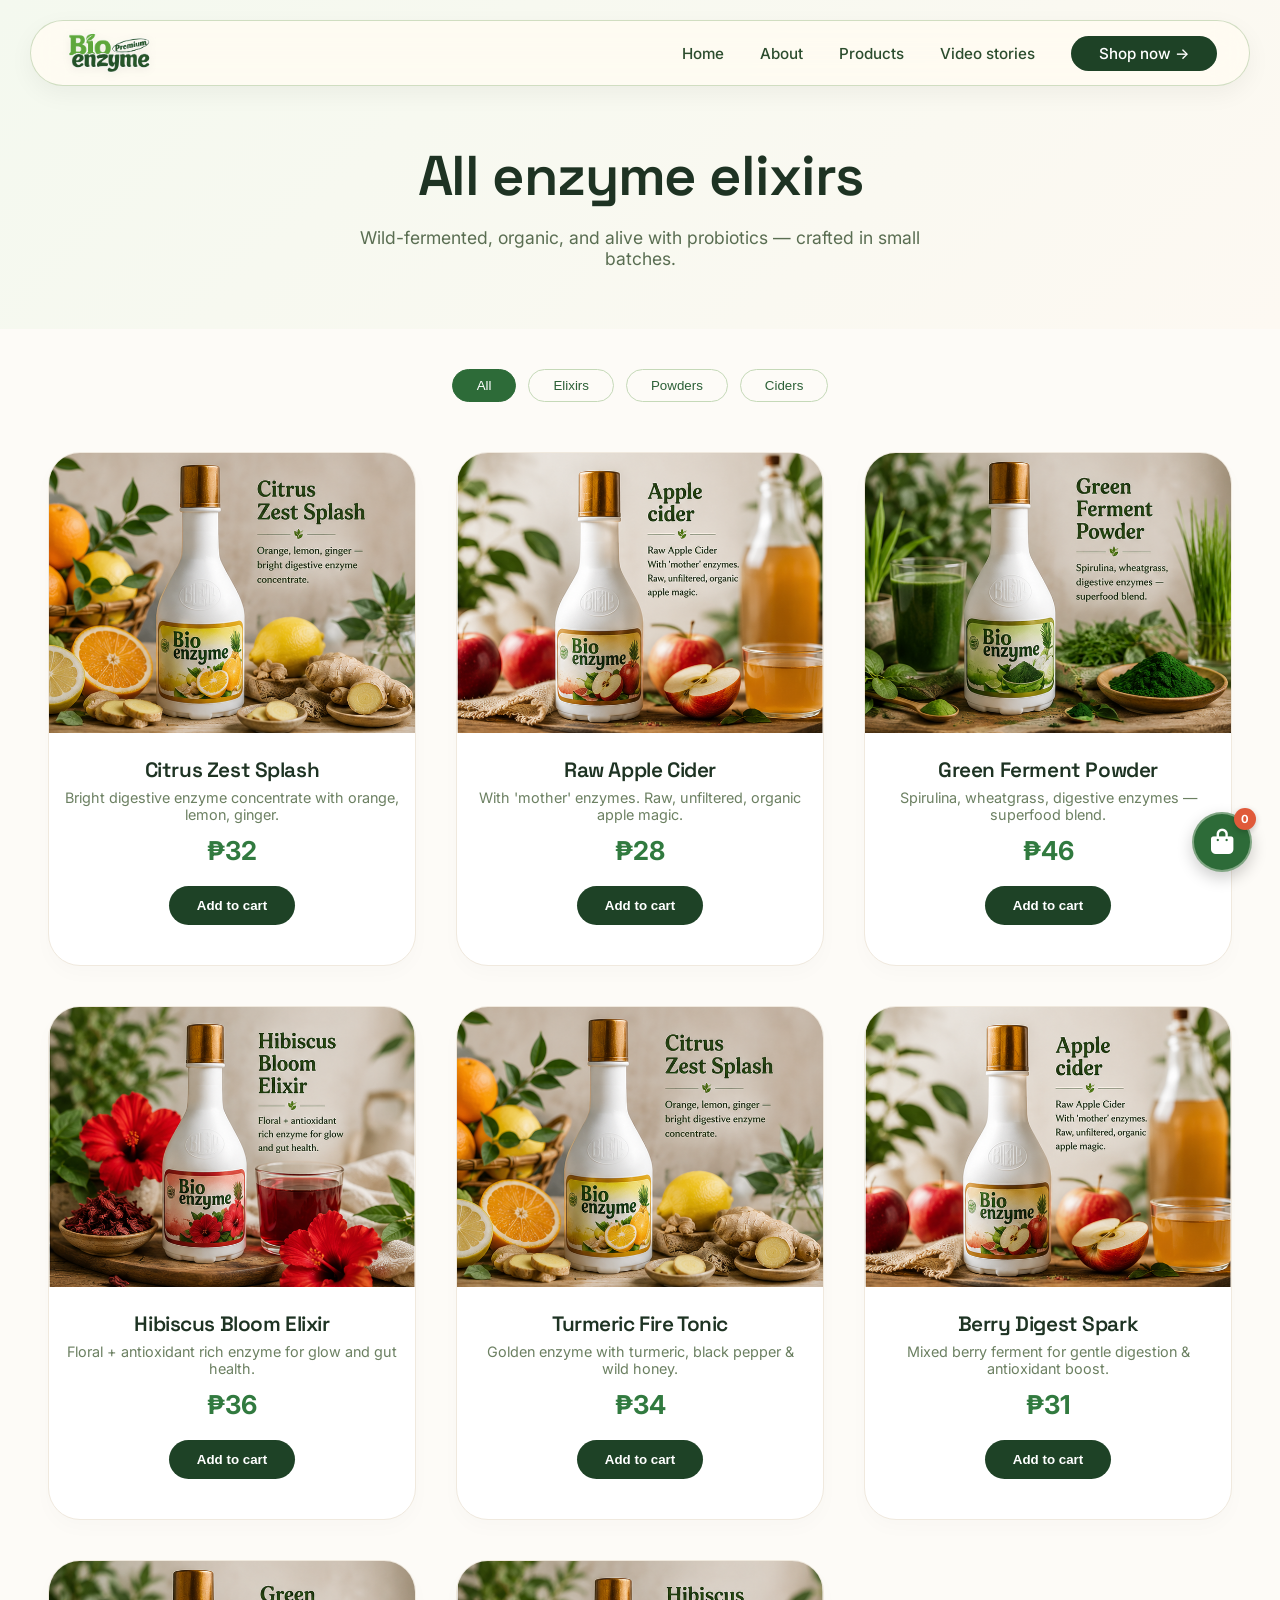
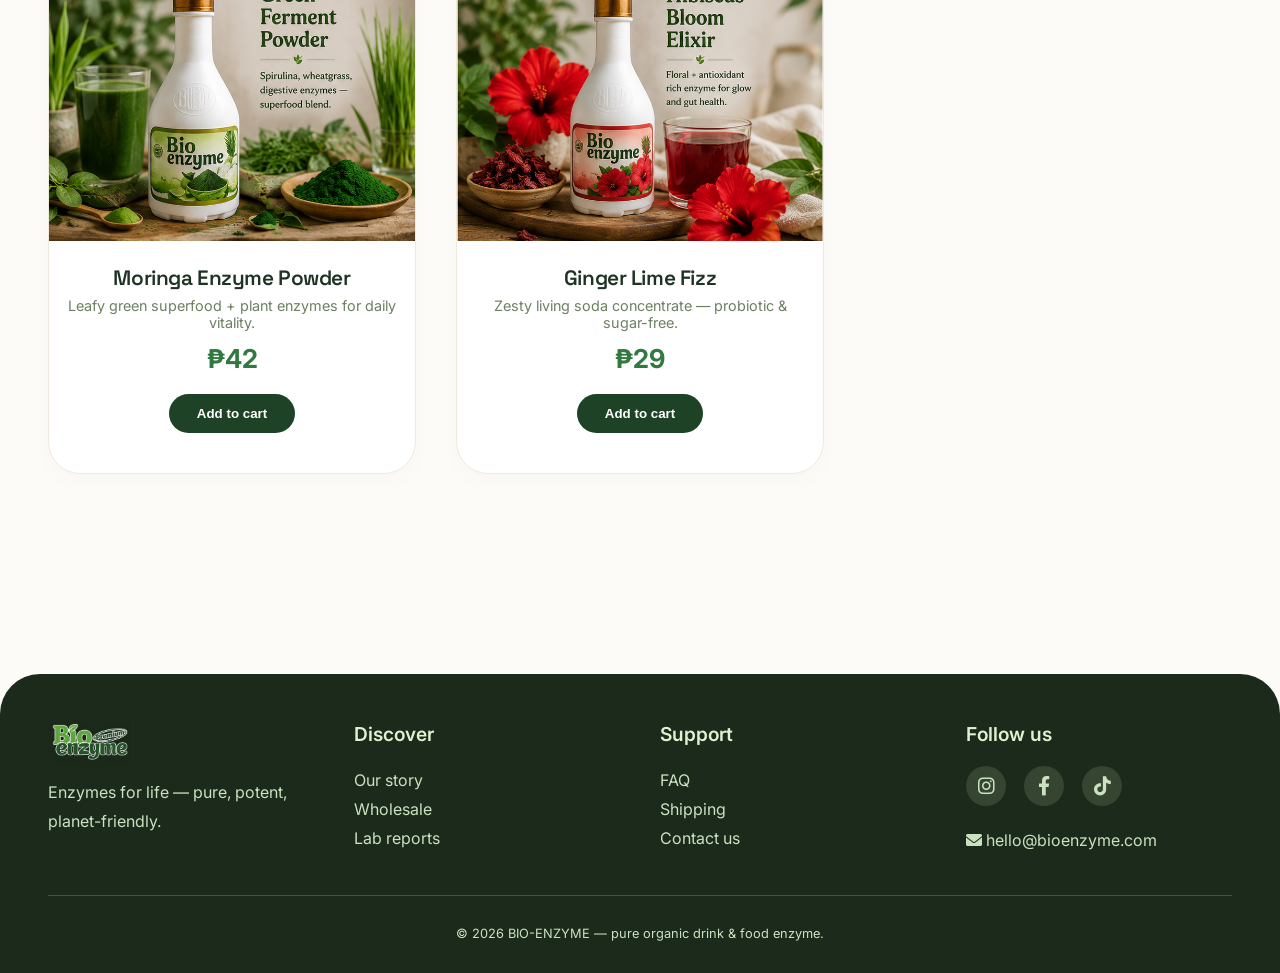
<file: shop.html>
<!DOCTYPE html>
<html lang="en">
<head>
  <meta charset="UTF-8">
  <meta name="viewport" content="width=device-width, initial-scale=1.0, viewport-fit=cover">
  <title>Bio Enzyme | Shop All — Organic Enzyme Elixirs</title>
  <link href="https://fonts.googleapis.com/css2?family=Inter:opsz,wght@14..32,300;14..32,400;14..32,500;14..32,600;14..32,700;14..32,800&family=Space+Grotesk:wght@400;500;600;700&display=swap" rel="stylesheet">
  <link rel="stylesheet" href="https://cdnjs.cloudflare.com/ajax/libs/font-awesome/6.0.0-beta3/css/all.min.css">
  <link rel="stylesheet" href="style.css">
</head>
<body>

<header>
  <div class="nav-flex">
    <div class="logo-png">
      <a href="index.html"><img src="bio-logo.png" alt="Bio Enzyme Logo"></a>
    </div>
    <div class="nav-links">
      <a href="index.html">Home</a>
      <a href="index.html#about">About</a>
      <a href="index.html#products">Products</a>
      <a href="index.html#testimonials">Video stories</a>
      <a href="shop.html" class="btn-shop">Shop now →</a>
    </div>
    <div class="hamburger" id="hamburger">
      <span></span>
      <span></span>
      <span></span>
    </div>
  </div>
</header>

<div class="mobile-menu" id="mobileMenu">
  <div class="close-menu" id="closeMenu">&times;</div>
  <a href="index.html">Home</a>
  <a href="index.html#about">About</a>
  <a href="index.html#products">Products</a>
  <a href="index.html#testimonials">Video stories</a>
  <a href="shop.html" class="btn-shop-mobile">Shop now →</a>
</div>

<main>
  <section class="shop-hero">
    <div class="container">
      <h1>All enzyme elixirs</h1>
      <p>Wild-fermented, organic, and alive with probiotics — crafted in small batches.</p>
    </div>
  </section>

  <div class="container">
    <div class="filter-bar" id="filterBar">
      <button class="filter-btn active" data-category="all">All</button>
      <button class="filter-btn" data-category="elixir">Elixirs</button>
      <button class="filter-btn" data-category="powder">Powders</button>
      <button class="filter-btn" data-category="cider">Ciders</button>
    </div>
  </div>

  <section class="shop-products">
    <div class="container">
      <div class="products-grid-shop" id="productsGrid"></div>
    </div>
  </section>
</main>

<footer>
  <div class="container">
    <div class="footer-grid">
      <div class="footer-col">
        <div class="logo-png" style="margin-bottom: 16px;">
          <img src="bio-logo.png" alt="Bio Enzyme Logo" style="height: 40px;">
        </div>
        <p>Enzymes for life — pure, potent, planet-friendly.</p>
      </div>
      <div class="footer-col">
        <h4>Discover</h4>
        <p><a href="#">Our story</a></p>
        <p><a href="#">Wholesale</a></p>
        <p><a href="#">Lab reports</a></p>
      </div>
      <div class="footer-col">
        <h4>Support</h4>
        <p><a href="#">FAQ</a></p>
        <p><a href="#">Shipping</a></p>
        <p><a href="#">Contact us</a></p>
      </div>
      <div class="footer-col">
        <h4>Follow us</h4>
        <div class="social-links">
          <a href="#" aria-label="Instagram"><i class="fab fa-instagram"></i></a>
          <a href="#" aria-label="Facebook"><i class="fab fa-facebook-f"></i></a>
          <a href="#" aria-label="TikTok"><i class="fab fa-tiktok"></i></a>
        </div>
        <p style="margin-top: 20px;"><i class="fas fa-envelope"></i> hello@bioenzyme.com</p>
      </div>
    </div>
    <div class="footer-bottom">
      <p>© 2026 BIO-ENZYME — pure organic drink & food enzyme.</p>
    </div>
  </div>
</footer>

<!-- FLOATING CART FAB -->
<div class="cart-fab" id="cartFab">
  <i class="fas fa-shopping-bag"></i>
  <span class="cart-fab-badge" id="cartFabBadge">0</span>
</div>

<!-- CART MODAL -->
<div id="cartModal" class="cart-modal">
  <div class="cart-modal-content">
    <div class="cart-header">
      <h2><i class="fas fa-shopping-bag" style="margin-right: 10px;"></i> Your cart</h2>
      <i class="fas fa-times close-cart" id="closeCartBtn"></i>
    </div>
    <div id="cartItemsContainer" class="cart-items-list">
      <div class="empty-cart-msg">Your cart is empty.</div>
    </div>
    <div class="cart-footer" id="cartFooter" style="display: none;">
      <div class="cart-total-row">
        <span>Total</span>
        <span id="cartTotalPrice">₱0</span>
      </div>
      <button class="checkout-btn" id="proceedToPaymentBtn">Proceed to payment →</button>
    </div>
  </div>
</div>

<script src="script.js"></script>
</body>
</html>
</file>
<file: style.css>
/* style.css - Unified styles for Bio Enzyme website */
* {
  margin: 0;
  padding: 0;
  box-sizing: border-box;
}

body {
  background-color: #FDFBF7;
  font-family: 'Inter', sans-serif;
  color: #1E3323;
  overflow-x: hidden;
}

h1, h2, h3, .logo-font {
  font-family: 'Space Grotesk', sans-serif;
  font-weight: 600;
  letter-spacing: -0.02em;
}

.container {
  max-width: 1400px;
  margin: 0 auto;
  padding: 0 48px;
}

html {
  scroll-behavior: smooth;
}

/* Custom Cursor */
.custom-cursor {
  width: 28px;
  height: 28px;
  background: rgba(80, 140, 70, 0.25);
  border-radius: 50%;
  position: fixed;
  pointer-events: none;
  z-index: 9999;
  backdrop-filter: blur(6px);
  border: 1.5px solid rgba(100, 180, 80, 0.6);
  transition: transform 0.08s linear;
}

/* Header */
header {
  position: fixed;
  top: 20px;
  left: 50%;
  transform: translateX(-50%);
  width: calc(100% - 60px);
  max-width: 1360px;
  z-index: 1000;
  background: rgba(255, 252, 242, 0.85);
  backdrop-filter: blur(12px);
  border-radius: 100px;
  border: 1px solid rgba(100, 150, 80, 0.3);
  box-shadow: 0 8px 24px rgba(0, 0, 0, 0.05);
  transition: all 0.3s;
}

.nav-flex {
  display: flex;
  align-items: center;
  justify-content: space-between;
  padding: 10px 32px;
}

.logo-png {
  display: flex;
  align-items: center;
}

.logo-png img {
  height: 44px;
  width: auto;
  display: block;
  filter: drop-shadow(0 2px 4px rgba(0, 0, 0, 0.05));
  transition: transform 0.2s ease;
}

.logo-png img:hover {
  transform: scale(1.02);
}

.nav-links {
  display: flex;
  gap: 36px;
  align-items: center;
}

.nav-links a {
  text-decoration: none;
  font-weight: 500;
  color: #2C4D2E;
  transition: 0.2s;
  font-size: 0.95rem;
  position: relative;
}

.nav-links a::after {
  content: '';
  position: absolute;
  bottom: -6px;
  left: 0;
  width: 0;
  height: 2px;
  background: #6BBF4A;
  transition: width 0.3s ease;
}

.nav-links a:hover::after,
.nav-links a.active::after {
  width: 100%;
}

.btn-shop {
  background: #1E4226;
  color: white !important;
  padding: 8px 28px;
  border-radius: 60px;
  font-weight: 600;
  transition: all 0.2s;
}

.btn-shop:hover {
  background: #3E7A4A;
  transform: scale(1.02);
  box-shadow: 0 6px 14px rgba(30, 66, 38, 0.2);
}

/* Floating Cart FAB */
.cart-fab {
  position: fixed;
  bottom: 28px;
  right: 28px;
  width: 60px;
  height: 60px;
  background: #2D6B38;
  border-radius: 50%;
  display: flex;
  align-items: center;
  justify-content: center;
  cursor: pointer;
  z-index: 1100;
  box-shadow: 0 6px 16px rgba(0, 0, 0, 0.2);
  transition: all 0.3s cubic-bezier(0.2, 0.9, 0.4, 1.1);
  border: 2px solid rgba(255, 255, 245, 0.4);
  color: white;
  font-size: 1.6rem;
}

.cart-fab:hover {
  transform: scale(1.08);
  background: #3E7A4A;
  box-shadow: 0 12px 24px rgba(45, 107, 56, 0.35);
}

.cart-fab-badge {
  position: absolute;
  top: -6px;
  right: -6px;
  background: #E05A3A;
  color: white;
  font-size: 0.7rem;
  font-weight: 700;
  min-width: 22px;
  height: 22px;
  border-radius: 40px;
  display: flex;
  align-items: center;
  justify-content: center;
  padding: 0 6px;
  font-family: 'Inter', sans-serif;
  box-shadow: 0 2px 6px rgba(0, 0, 0, 0.2);
  transition: transform 0.2s cubic-bezier(0.34, 1.2, 0.64, 1);
}

.cart-fab-badge.pulse {
  transform: scale(1.25);
}

/* Hamburger Menu */
.hamburger {
  display: none;
  flex-direction: column;
  cursor: pointer;
  gap: 6px;
  z-index: 1001;
}

.hamburger span {
  width: 28px;
  height: 2px;
  background: #2C4D2E;
  transition: all 0.3s ease;
  border-radius: 2px;
}

.mobile-menu {
  position: fixed;
  top: 0;
  left: 0;
  width: 100%;
  height: 100vh;
  background: rgba(255, 252, 242, 0.98);
  backdrop-filter: blur(24px);
  z-index: 2000;
  display: flex;
  flex-direction: column;
  justify-content: center;
  align-items: center;
  gap: 32px;
  transform: translateY(-100%);
  transition: transform 0.4s cubic-bezier(0.2, 0.9, 0.4, 1.1);
}

.mobile-menu.active {
  transform: translateY(0);
}

.mobile-menu a {
  text-decoration: none;
  font-size: 1.8rem;
  font-weight: 600;
  color: #2C4D2E;
  padding: 12px 0;
  transition: 0.2s;
  font-family: 'Space Grotesk', sans-serif;
}

.mobile-menu a:hover {
  color: #5DA05A;
  transform: scale(1.05);
}

.mobile-menu .btn-shop-mobile {
  background: #1E4226;
  color: white;
  padding: 14px 40px;
  border-radius: 60px;
  font-size: 1.2rem;
  margin-top: 16px;
}

.close-menu {
  position: absolute;
  top: 32px;
  right: 32px;
  font-size: 40px;
  cursor: pointer;
  color: #2C4D2E;
  font-weight: 300;
}

/* Hero Section */
.hero {
  min-height: 100vh;
  display: flex;
  align-items: center;
  padding: 140px 0 80px;
  position: relative;
  overflow: hidden;
}

.hero-gradient-bg {
  position: absolute;
  top: 0;
  left: 0;
  width: 100%;
  height: 100%;
  background: radial-gradient(circle at 30% 40%, rgba(120, 180, 90, 0.15), rgba(200, 220, 160, 0.08), transparent 70%);
  pointer-events: none;
  z-index: 0;
}

.hero-bg-wave {
  position: absolute;
  bottom: 0;
  left: 0;
  width: 100%;
  height: 40%;
  background: radial-gradient(ellipse at 20% 80%, rgba(170, 220, 120, 0.2), transparent);
  pointer-events: none;
}

.hero-grid {
  display: flex;
  flex-wrap: wrap;
  align-items: center;
  gap: 50px;
  position: relative;
  z-index: 2;
}

.hero-content {
  flex: 1;
  position: relative;
  z-index: 10;
  transition: all 0.5s cubic-bezier(0.2, 0.9, 0.4, 1.1);
}

.badge-fresh {
  background: #E5F5DD;
  display: inline-flex;
  align-items: center;
  gap: 8px;
  padding: 6px 20px;
  border-radius: 60px;
  font-size: 0.8rem;
  font-weight: 700;
  color: #367A46;
  margin-bottom: 24px;
  border: 1px solid #B8DCAA;
}

.hero-content h1 {
  font-size: 4.2rem;
  line-height: 1.1;
  margin-bottom: 24px;
}

.hero-content .highlight {
  color: #4B8C3F;
  border-bottom: 3px solid #B9E0A4;
}

.hero-content p {
  font-size: 1.15rem;
  line-height: 1.5;
  color: #4F6148;
  margin-bottom: 36px;
  max-width: 90%;
}

.hero-buttons {
  display: flex;
  gap: 18px;
  flex-wrap: wrap;
  margin-bottom: 48px;
}

.btn-primary {
  background: #2D6B38;
  border: none;
  padding: 14px 34px;
  border-radius: 60px;
  font-weight: 600;
  color: white;
  font-size: 1rem;
  cursor: pointer;
  transition: 0.2s;
  box-shadow: 0 6px 12px rgba(45, 107, 56, 0.2);
}

.btn-primary:hover {
  background: #438F51;
  transform: translateY(-3px);
}

.btn-outline {
  background: transparent;
  border: 1.5px solid #9CCC8A;
  padding: 14px 34px;
  border-radius: 60px;
  font-weight: 600;
  color: #2C6037;
  transition: 0.2s;
  cursor: pointer;
}

.hero-stats {
  display: flex;
  gap: 40px;
}

.stat h3 {
  font-size: 1.8rem;
  font-weight: 700;
}

.hero-visual {
  flex: 1;
  position: relative;
  display: flex;
  justify-content: center;
  align-items: center;
  min-height: 540px;
  perspective: 900px;
  z-index: 5;
  transition: all 0.5s cubic-bezier(0.2, 0.9, 0.4, 1.1);
}

.image-stack {
  position: relative;
  width: 100%;
  max-width: 620px;
  height: 500px;
  margin: 0 auto;
  transition: all 0.5s cubic-bezier(0.2, 0.9, 0.4, 1.2);
}

.stack-img {
  position: absolute;
  transition: all 0.5s cubic-bezier(0.2, 0.9, 0.4, 1.2);
  object-fit: cover;
  will-change: transform, opacity;
  /*border-radius: 32px;
  box-shadow: 0 20px 35px -10px rgba(0, 0, 0, 0.15);*/
}

.stack-img-back {
  width: 120%;
  left: 7%;
  top: 8%;
  z-index: 1;
  opacity: 0.75;
  filter: brightness(0.96);
  transform: scale(0.92);
}

.stack-img-left {
  width: 38%;
  left: 2%;
  bottom: 8%;
  z-index: 3;
  top: auto;
}

.stack-img-center {
  width: 50%;
  left: 28%;
  bottom: 2%;
  z-index: 4;
  top: auto;
}

.stack-img-right {
  width: 38%;
  right: 2%;
  bottom: 20%;
  z-index: 2;
  top: auto;
}

.image-stack:hover .stack-img {
  filter: brightness(1.02) saturate(1.04);
  transition: 0.3s;
}

/* General Section */
.section {
  padding: 100px 0;
}

.section-title {
  font-size: 2.8rem;
  text-align: center;
  margin-bottom: 16px;
}

.section-sub {
  text-align: center;
  font-size: 1.05rem;
  color: #6E8263;
  margin-bottom: 60px;
}

/* About Us */
.about-grid {
  display: flex;
  flex-wrap: wrap;
  gap: 50px;
  align-items: center;
  background: #F9F6EF;
  border-radius: 56px;
  padding: 48px 48px;
  margin-top: 20px;
  border: 1px solid #E6E2D6;
}

.about-content {
  flex: 1.2;
}

.about-content h3 {
  font-size: 1.8rem;
  margin-bottom: 20px;
  color: #2C552D;
  font-weight: 600;
  letter-spacing: -0.02em;
}

.about-lead {
  font-size: 1.1rem;
  font-weight: 500;
  color: #3D5A3B;
  border-left: 3px solid #7FBC5C;
  padding-left: 20px;
  margin: 20px 0;
}

.about-content p {
  margin-bottom: 16px;
  line-height: 1.6;
  color: #4A5F44;
  font-size: 0.98rem;
}

.about-stats-inline {
  display: flex;
  gap: 24px;
  margin-top: 24px;
  flex-wrap: wrap;
}

.about-stat-item {
  background: white;
  border-radius: 80px;
  padding: 6px 22px;
  font-size: 0.85rem;
  font-weight: 600;
  color: #2B5A2E;
  border: 1px solid #DBE6D2;
}

.about-visual {
  flex: 0.9;
  display: flex;
  justify-content: center;
}

.about-visual img {
  width: 100%;
  max-width: 320px;
  border-radius: 40px;
  box-shadow: 0 20px 30px -12px rgba(40, 70, 30, 0.2);
  transition: transform 0.3s ease;
  border: 1px solid #E9E2D4;
}

.about-visual img:hover {
  transform: scale(1.02);
}

/* Products Grid (Homepage) */
.products-grid {
  display: grid;
  grid-template-columns: repeat(auto-fit, minmax(280px, 1fr));
  gap: 40px;
}

.product-card {
  background: white;
  border-radius: 40px;
  padding: 0 0 28px 0;
  transition: all 0.4s cubic-bezier(0.2, 0.9, 0.4, 1.1);
  border: 1px solid #F0E9DE;
  box-shadow: 0 8px 20px rgba(0, 0, 0, 0.02);
  text-align: center;
  overflow: hidden;
  display: flex;
  flex-direction: column;
}

.product-card:hover {
  transform: translateY(-15px) scale(1.02);
  border-color: #C7E3B6;
  box-shadow: 0 40px 50px -25px rgba(60, 110, 50, 0.3);
}

.product-img {
  width: 100%;
  height: 260px;
  object-fit: cover;
  transition: transform 0.5s ease;
}

.product-card:hover .product-img {
  transform: scale(1.05);
}

.product-card h3 {
  margin: 24px 0 8px;
  padding: 0 16px;
}

.product-card p {
  padding: 0 20px;
  flex-grow: 1;
}

.price {
  font-size: 28px;
  font-weight: 700;
  color: #317A3F;
  margin: 16px 0;
}

.product-card .btn-outline {
  margin: 0 auto 20px auto;
  display: inline-block;
  width: auto;
  min-width: 160px;
}

/* Video Section */
.video-section {
  background: linear-gradient(145deg, #F4F9EF, #FDF9F2);
  border-radius: 64px;
  margin: 20px 20px;
  padding: 70px 0;
}

.video-grid {
  display: flex;
  flex-wrap: wrap;
  gap: 32px;
  justify-content: center;
}

.video-card {
  width: 340px;
  background: rgba(255, 255, 245, 0.9);
  backdrop-filter: blur(4px);
  border-radius: 36px;
  overflow: hidden;
  transition: all 0.35s ease;
  border: 1px solid #E2EAD9;
}

.video-card:hover {
  transform: translateY(-10px) scale(1.02);
  border-color: #B9DBA5;
}

.video-wrapper {
  position: relative;
  width: 100%;
  padding-bottom: 56.25%;
  background: #CAE0BC;
}

.video-wrapper iframe {
  position: absolute;
  top: 0;
  left: 0;
  width: 100%;
  height: 100%;
  border: 0;
}

.testimonial-info {
  padding: 20px;
}

.stars {
  color: #F5B642;
  margin: 8px 0;
}

/* CTA Modern */
.cta-modern {
  background: #1E4226;
  border-radius: 64px;
  padding: 64px 40px;
  text-align: center;
  color: white;
  transition: transform 0.3s;
}

/* Shop Hero */
.shop-hero {
  padding-top: 140px;
  padding-bottom: 60px;
  text-align: center;
  background: linear-gradient(135deg, #F4F9EF 0%, #FDF9F2 100%);
}

.shop-hero h1 {
  font-size: 3.5rem;
  margin-bottom: 16px;
}

.shop-hero p {
  font-size: 1.1rem;
  color: #5A6E52;
  max-width: 600px;
  margin: 0 auto;
}

/* Filter Bar */
.filter-bar {
  display: flex;
  justify-content: center;
  gap: 12px;
  flex-wrap: wrap;
  margin: 40px 0 30px;
}

.filter-btn {
  background: transparent;
  border: 1px solid #C5D9B8;
  padding: 8px 24px;
  border-radius: 40px;
  font-weight: 500;
  color: #2C6037;
  cursor: pointer;
  transition: all 0.2s;
}

.filter-btn.active,
.filter-btn:hover {
  background: #2D6B38;
  color: white;
  border-color: #2D6B38;
}

/* Products Grid (Shop Page) */
.shop-products {
  padding: 20px 0 80px;
}

.products-grid-shop {
  display: grid;
  grid-template-columns: repeat(auto-fill, minmax(280px, 1fr));
  gap: 40px;
  margin-bottom: 60px;
}

.product-card-shop {
  background: white;
  border-radius: 32px;
  padding: 0 0 24px 0;
  transition: all 0.3s ease;
  border: 1px solid #F0E9DE;
  box-shadow: 0 8px 20px rgba(0, 0, 0, 0.02);
  text-align: center;
  overflow: hidden;
}

.product-card-shop:hover {
  transform: translateY(-8px);
  border-color: #C7E3B6;
  box-shadow: 0 25px 35px -15px rgba(60, 110, 50, 0.2);
}

.product-img-shop {
  width: 100%;
  height: 280px;
  object-fit: cover;
  transition: transform 0.4s ease;
}

.product-card-shop:hover .product-img-shop {
  transform: scale(1.03);
}

.product-card-shop h3 {
  margin: 20px 0 6px;
  font-size: 1.3rem;
}

.product-desc {
  padding: 0 16px;
  font-size: 0.9rem;
  color: #6C8062;
  margin-bottom: 12px;
}

.price-shop {
  font-size: 26px;
  font-weight: 700;
  color: #317A3F;
  margin: 8px 0;
}

.add-to-cart {
  background: #1E4226;
  color: white;
  border: none;
  padding: 12px 28px;
  border-radius: 40px;
  font-weight: 600;
  margin: 12px auto 16px;
  display: inline-block;
  cursor: pointer;
  transition: all 0.2s;
}

.add-to-cart:hover {
  background: #3E7A4A;
  transform: scale(1.02);
}

/* Cart Modal */
.cart-modal {
  position: fixed;
  top: 0;
  left: 0;
  width: 100%;
  height: 100%;
  background: rgba(30, 51, 35, 0.6);
  backdrop-filter: blur(6px);
  z-index: 3000;
  display: flex;
  align-items: center;
  justify-content: center;
  opacity: 0;
  visibility: hidden;
  transition: opacity 0.3s ease, visibility 0.3s ease;
}

.cart-modal.active {
  opacity: 1;
  visibility: visible;
}

.cart-modal-content {
  background: #FFFFFF;
  max-width: 520px;
  width: 90%;
  border-radius: 48px;
  box-shadow: 0 40px 60px rgba(0, 0, 0, 0.2);
  transform: translateY(30px) scale(0.96);
  transition: transform 0.35s cubic-bezier(0.2, 0.9, 0.4, 1.1);
  overflow: hidden;
}

.cart-modal.active .cart-modal-content {
  transform: translateY(0) scale(1);
}

.cart-header {
  background: #F4F9EF;
  padding: 24px 28px;
  display: flex;
  justify-content: space-between;
  align-items: center;
  border-bottom: 1px solid #E0EAD6;
}

.cart-header h2 {
  font-size: 1.6rem;
  font-weight: 600;
  color: #1E4226;
}

.close-cart {
  font-size: 28px;
  cursor: pointer;
  color: #6F8F66;
  transition: transform 0.2s;
}

.close-cart:hover {
  transform: rotate(90deg);
  color: #2C4D2E;
}

.cart-items-list {
  max-height: 420px;
  overflow-y: auto;
  padding: 12px 20px;
  background: #FEFCF8;
}

.cart-item {
  display: flex;
  align-items: center;
  justify-content: space-between;
  padding: 16px 0;
  border-bottom: 1px solid #EFE9DE;
}

.cart-item-info {
  flex: 2;
}

.cart-item-name {
  font-weight: 700;
  color: #2C4D2E;
  margin-bottom: 4px;
}

.cart-item-price {
  font-size: 0.85rem;
  color: #5A7C52;
}

.cart-item-quantity {
  display: flex;
  align-items: center;
  gap: 10px;
  background: #F0F4EA;
  padding: 4px 10px;
  border-radius: 40px;
}

.qty-btn {
  background: transparent;
  border: none;
  font-size: 1.2rem;
  font-weight: 600;
  width: 26px;
  cursor: pointer;
  color: #2C6037;
  transition: all 0.1s;
}

.qty-btn:hover {
  transform: scale(1.2);
  color: #1E4226;
}

.cart-item-qty {
  font-weight: 600;
  min-width: 24px;
  text-align: center;
}

.cart-item-total {
  font-weight: 700;
  color: #317A3F;
  min-width: 70px;
  text-align: right;
}

.remove-item {
  color: #C97E5A;
  margin-left: 12px;
  cursor: pointer;
  font-size: 1rem;
  transition: color 0.2s;
}

.remove-item:hover {
  color: #D9522E;
}

.cart-footer {
  background: white;
  padding: 20px 28px 28px;
  border-top: 1px solid #EFE9DE;
}

.cart-total-row {
  display: flex;
  justify-content: space-between;
  font-size: 1.3rem;
  font-weight: 700;
  margin-bottom: 24px;
  color: #1E3323;
}

.checkout-btn {
  width: 100%;
  background: #2D6B38;
  border: none;
  padding: 16px;
  border-radius: 60px;
  color: white;
  font-weight: 700;
  font-size: 1rem;
  cursor: pointer;
  transition: all 0.2s;
  box-shadow: 0 4px 8px rgba(0, 0, 0, 0.05);
}

.checkout-btn:hover {
  background: #3E7A4A;
  transform: translateY(-2px);
  box-shadow: 0 8px 20px rgba(45, 107, 56, 0.3);
}

.empty-cart-msg {
  text-align: center;
  padding: 48px 20px;
  color: #9AB391;
  font-weight: 500;
}

/* Circle Toggle Button (Mobile) */
.circle-toggle-btn {
  position: fixed;
  bottom: 100px;
  left: 50%;
  transform: translateX(-50%);
  width: 56px;
  height: 56px;
  background: #2D6B38;
  border-radius: 50%;
  display: flex;
  align-items: center;
  justify-content: center;
  cursor: pointer;
  z-index: 100;
  box-shadow: 0 4px 15px rgba(0, 0, 0, 0.2);
  transition: all 0.3s ease;
  border: 2px solid rgba(255, 255, 245, 0.5);
  color: white;
  font-size: 1.3rem;
  opacity: 0;
  visibility: hidden;
  pointer-events: none;
}

.circle-toggle-btn.visible {
  opacity: 1;
  visibility: visible;
  pointer-events: auto;
}

.circle-toggle-btn:hover {
  background: #438F51;
  transform: translateX(-50%) scale(1.05);
}

/* Footer */
footer {
  background: #1B2A1A;
  color: #CBE2C1;
  padding: 48px 0 32px;
  border-radius: 40px 40px 0 0;
  margin-top: 60px;
}

.footer-grid {
  display: flex;
  flex-wrap: wrap;
  justify-content: space-between;
  gap: 40px;
  margin-bottom: 40px;
}

.footer-col {
  flex: 1;
  min-width: 180px;
}

.footer-col h4 {
  font-size: 1.2rem;
  margin-bottom: 20px;
  color: #E0F0D0;
  font-weight: 600;
}

.footer-col p,
.footer-col a {
  color: #CBE2C1;
  text-decoration: none;
  line-height: 1.8;
  transition: color 0.2s;
}

.footer-col a:hover {
  color: #A8D89C;
}

.social-links {
  display: flex;
  gap: 18px;
  margin-top: 16px;
  flex-wrap: wrap;
}

.social-links a {
  display: inline-flex;
  align-items: center;
  justify-content: center;
  width: 40px;
  height: 40px;
  background: rgba(200, 220, 180, 0.15);
  border-radius: 50%;
  transition: all 0.2s;
  font-size: 1.2rem;
}

.social-links a:hover {
  background: #5A9E4E;
  transform: translateY(-3px);
  color: white;
}

.footer-bottom {
  text-align: center;
  padding-top: 30px;
  border-top: 1px solid #3A5A36;
  font-size: 0.8rem;
}

/* Responsive - Images disappear, text takes full space on toggle */
@media (max-width: 1000px) {
  .container {
    padding: 0 28px;
  }
  .hero-content h1 {
    font-size: 2.8rem;
  }
  .hero-content p {
    max-width: 100%;
  }
  .nav-links {
    display: none;
  }
  .hamburger {
    display: flex;
  }
  .cart-fab {
    bottom: 20px;
    right: 20px;
    width: 52px;
    height: 52px;
    font-size: 1.4rem;
  }
  .circle-toggle-btn {
    bottom: 90px;
  }
  .hero-grid {
    flex-direction: column;
    gap: 20px;
    padding-top: 20px;
    position: relative;
  }
  
  /* Hero visual - images container */
  .hero-visual {
    order: 1;
    width: 100%;
    transition: all 0.5s cubic-bezier(0.2, 0.9, 0.4, 1.1);
    overflow: hidden;
  }
  
  /* When in large mode (images visible) */
  .hero-visual.images-visible {
    max-height: 400px;
    opacity: 1;
    margin-bottom: 20px;
  }
  
  /* When in small mode (images hidden, text takes over) */
  .hero-visual.images-hidden {
    max-height: 0;
    opacity: 0;
    margin-bottom: 0;
    min-height: 0;
  }
  
  .image-stack {
    position: relative;
    width: 100%;
    height: 380px;
    max-width: 500px;
    margin: 0 auto;
    transition: all 0.5s cubic-bezier(0.2, 0.9, 0.4, 1.2);
  }
  
  .stack-img {
    border-radius: 24px !important;
   /* box-shadow: 0 15px 30px -8px rgba(0, 0, 0, 0.2) !important;
    transition: all 0.5s cubic-bezier(0.2, 0.9, 0.4, 1.2);*/
  }
  
  /* Image positioning when visible */
  .stack-img-back {
    width: 95% !important;
    left: 2.5% !important;
    top: 5% !important;
    opacity: 0.7;
  }
  .stack-img-left {
    width: 42% !important;
    left: 0% !important;
    bottom: 5% !important;
  }
  .stack-img-center {
    width: 48% !important;
    left: 26% !important;
    bottom: 0% !important;
  }
  .stack-img-right {
    width: 42% !important;
    right: 0% !important;
    bottom: 8% !important;
  }
  
  .hero-content {
    text-align: center;
    background: rgba(253, 251, 247, 0.95);
    backdrop-filter: blur(12px);
    border-radius: 40px;
    padding: 24px 20px;
    margin: 0;
    transition: all 0.5s cubic-bezier(0.2, 0.9, 0.4, 1.1);
    position: relative;
    z-index: 20;
    order: 2;
    width: 100%;
  }
  
  /* When images are hidden, hero content expands and moves up */
  .hero-content.text-full {
    margin-top: 0;
    transform: translateY(-20px);
    box-shadow: 0 20px 40px rgba(0, 0, 0, 0.1);
  }
  
  .hero-buttons, .hero-stats {
    justify-content: center;
  }
  .hero-stats {
    flex-wrap: wrap;
    gap: 24px;
  }
  .about-grid {
    flex-direction: column;
    padding: 36px 28px;
    text-align: center;
  }
  .about-lead {
    text-align: left;
  }
  .about-stats-inline {
    justify-content: center;
  }
  .footer-grid {
    flex-direction: column;
    text-align: center;
  }
  .social-links {
    justify-content: center;
  }
  .shop-hero h1 {
    font-size: 2.5rem;
  }
}

@media (max-width: 768px) {
  .hero-content h1 {
    font-size: 2.4rem;
  }
  .hero-visual.images-visible {
    max-height: 360px;
  }
  .image-stack {
    height: 340px;
    max-width: 420px;
  }
  .cart-fab {
    width: 48px;
    height: 48px;
    font-size: 1.3rem;
  }
}

@media (max-width: 600px) {
  .hero-content h1 {
    font-size: 2rem;
  }
  .hero-visual.images-visible {
    max-height: 320px;
  }
  .image-stack {
    height: 300px;
    max-width: 360px;
  }
  .cart-modal-content {
    width: 95%;
    border-radius: 32px;
  }
}
</file>
